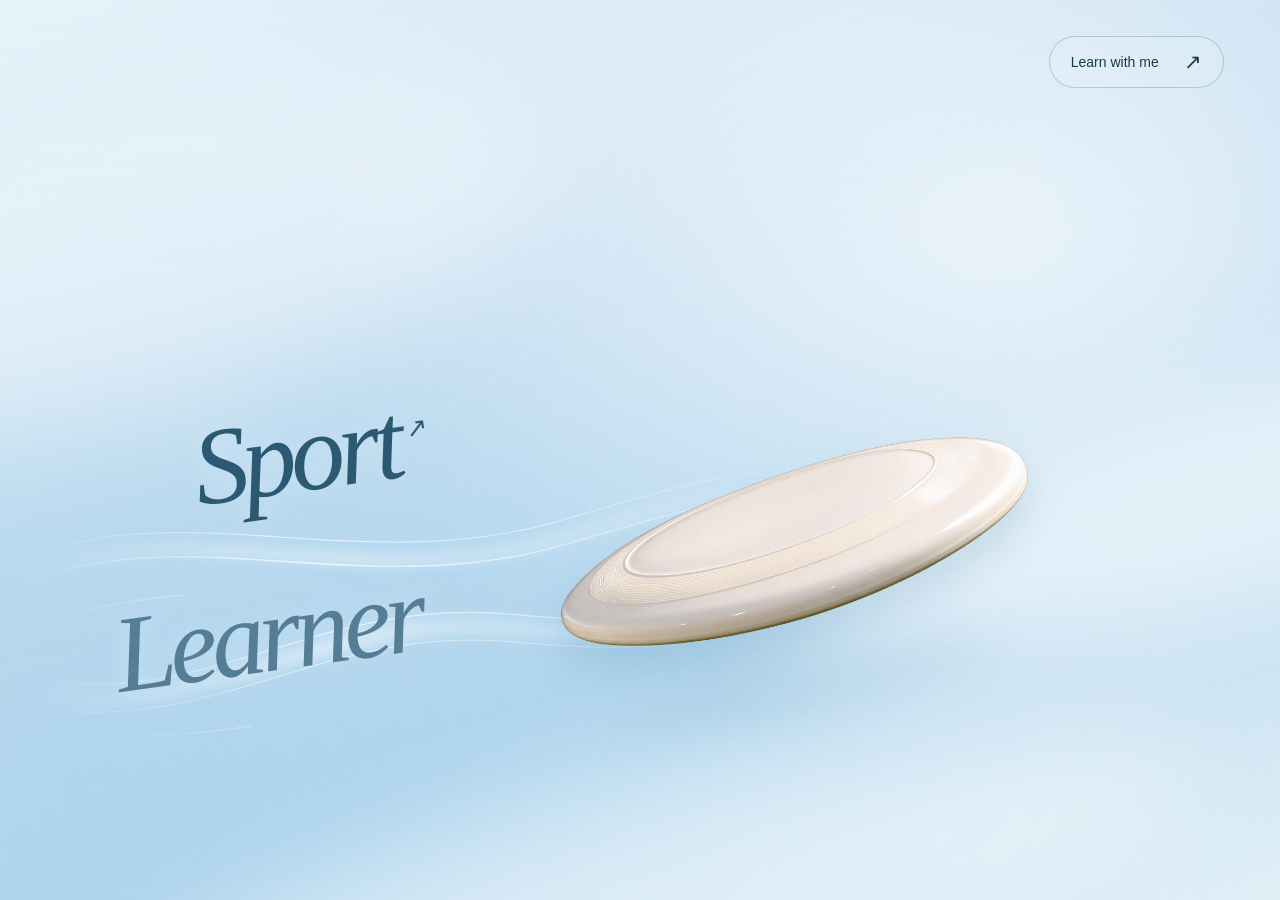
<file: index.html>
<!doctype html>
<html lang="en">
<head>
  <meta charset="utf-8">
  <meta name="viewport" content="width=device-width,initial-scale=1">
  <meta name="description" content="Sport and Learner.">
  <meta name="theme-color" content="#cce4f4">
  <title>Sport & Learner</title>
  <link rel="stylesheet" href="styles.css?v=portrait-colors-6">
  <link rel="stylesheet" href="home-flight.css?v=13">
  <noscript><style>.flight-assembly[data-arrival="pending"]{visibility:visible}</style></noscript>
  <script src="home-flight.js?v=11" defer></script>
</head>
<body class="flight-page">
<main class="flight-home">
  <div class="sky" aria-hidden="true">
    <div class="sky__glow"></div><div class="sky__cloud sky__cloud--one"></div>
    <div class="sky__cloud sky__cloud--two"></div><div class="sky__cloud sky__cloud--three"></div>
  </div>
  <header class="flight-nav">
    <a class="flight-contact" href="learn-with-me.html"><span class="flight-contact__label">Learn with me</span><span class="flight-contact__arrow" aria-hidden="true">↗</span></a>
  </header>
  <div class="flight-stage">
    <div class="flight-assembly" data-arrival="pending">
      <div class="flight-scene">
        <div class="wind" aria-hidden="true">
          <svg class="wind__lines" viewBox="0 0 1000 500" fill="none" preserveAspectRatio="none">
            <defs><linearGradient id="wind-fade"><stop stop-color="#fff" stop-opacity="0"/><stop offset=".35" stop-color="#fff" stop-opacity=".75"/><stop offset="1" stop-color="#fff" stop-opacity="0"/></linearGradient></defs>
            <g stroke="url(#wind-fade)" stroke-linecap="round">
              <path class="wind__ribbon" d="M0 155 C200 80 390 240 630 190 S860 145 1000 225" stroke-width="16"/>
              <path d="M0 130 C200 55 390 215 630 165 S860 120 1000 200" stroke-width="1.5"/>
              <path d="M0 165 C200 90 390 250 630 200 S860 155 1000 235" stroke-width="2"/>
              <path class="wind__ribbon" d="M0 320 C220 390 340 250 560 310 S810 330 1000 260" stroke-width="22"/>
              <path d="M0 300 C220 370 340 230 560 290 S810 310 1000 240" stroke-width="1.5"/>
              <path d="M0 340 C220 410 340 270 560 330 S810 350 1000 280" stroke-width="1"/>
              <path class="wind__streak" d="M30 220 C260 160 470 300 800 230" stroke-width="2"/>
              <path class="wind__streak wind__streak--second" d="M90 390 C290 440 540 340 900 305" stroke-width="2"/>
            </g>
          </svg>
        </div>
        <div class="wind-words">
          <a class="wind-word wind-word--sport" href="sport.html"><span class="wind-word__label"><span class="wind-word__whole">Sport</span></span><span class="wind-word__arrow" aria-hidden="true">↗</span></a>
          <span class="wind-word wind-word--learner"><span class="wind-word__label"><span class="wind-word__whole">Learner</span></span></span>
        </div>
        <div class="disc-shadow" aria-hidden="true"></div>
        <div class="flight-disc">
          <img class="flight-disc__image" src="assets/frisbee-flight.png" alt="Ivory white frisbee tilted to reveal its top" draggable="false" fetchpriority="high">
          <!-- A transparent full-body portrait can be placed here later. Its feet anchor to the top of the disc. -->
          <span class="flight-rider" aria-hidden="true"></span>
        </div>
      </div>
    </div>
  </div>
</main>
</body>
</html>
</file>
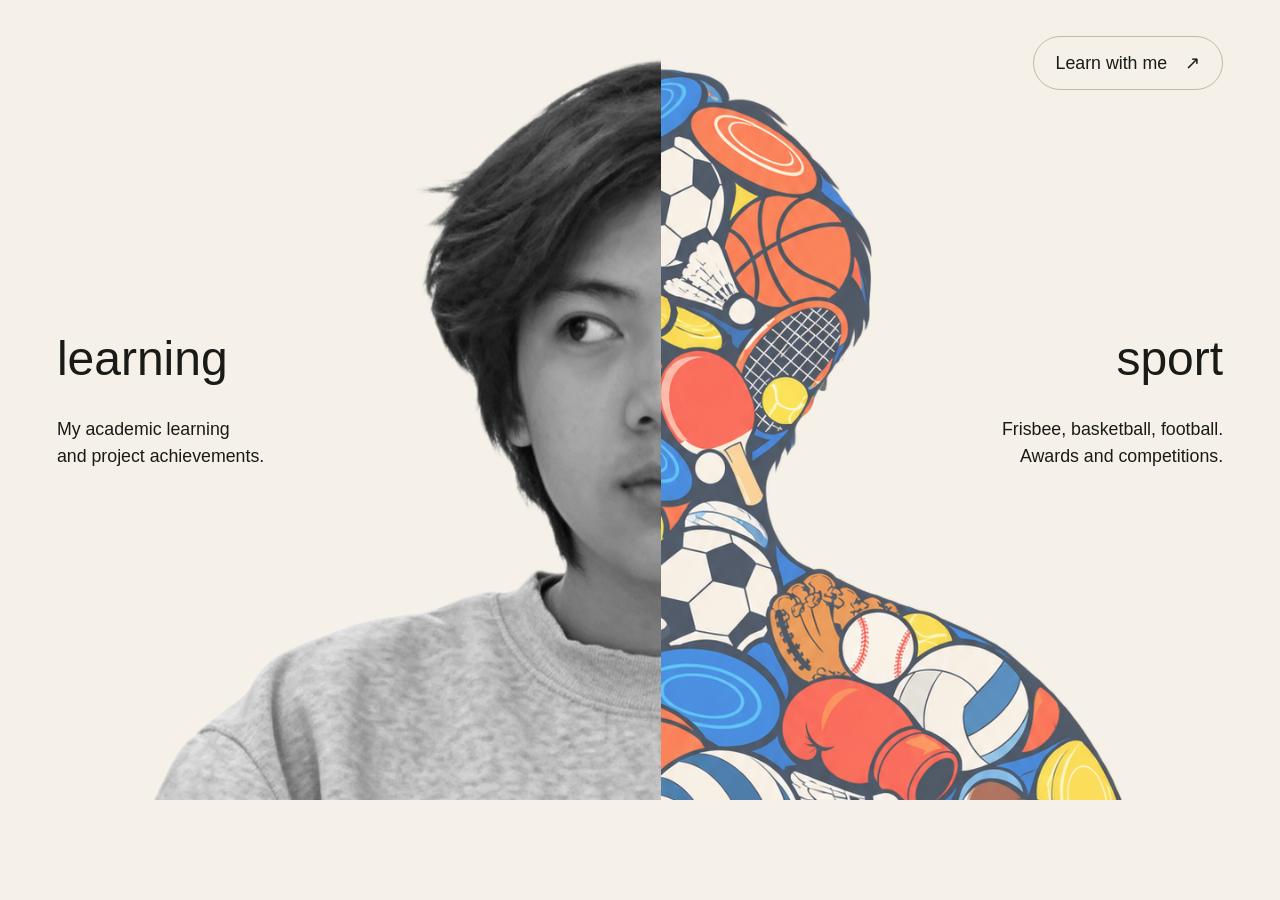
<file: learner-sport-html/index.html>
<!doctype html>
<html lang="en"><head><meta charset="utf-8"><meta name="viewport" content="width=device-width,initial-scale=1"><meta name="description" content="A personal portfolio of learning, sport and achievements."><title>Learner · Sport</title><link rel="stylesheet" href="styles.css?v=portrait-direct-5"><script src="../home-portrait.js?v=5" defer></script></head><body>
<main class="page home" data-figma-node="89:2"><h1 class="visually-hidden">Learner · Sport</h1>
<img class="home__portrait-right" src="assets/image-1.png" alt="Right half of a portrait filled with colorful sports equipment" width="543" height="900">
<img class="home__portrait-left" src="assets/image-2.png" alt="Left half of a black and white portrait" width="696" height="900">
<div class="home__portrait-stage" aria-hidden="true">
  <div class="home__portrait-scene home__portrait-scene--sport"><img class="home__portrait-full" src="../assets/portrait-sport.png" alt="" width="1086" height="1448"></div>
  <div class="home__portrait-scene home__portrait-scene--learning"><img class="home__portrait-full" src="../assets/portrait-learning.png" alt="" width="1344" height="1792"></div>
</div>
<div class="home__labels"><section class="home__label home__label--learning" tabindex="0" aria-label="Learning"><h2 class="home__heading">learning</h2><p class="home__description">My academic learning<br>and project achievements.</p></section><a class="home__label home__label--sport" href="sport.html"><h2 class="home__heading">sport</h2><p class="home__description">Frisbee, basketball, football.<br>Awards and competitions.</p></a></div>
<a class="home__help-link" href="learn-with-me.html">Learn with me <span aria-hidden="true">↗</span></a>
</main></body></html>
</file>
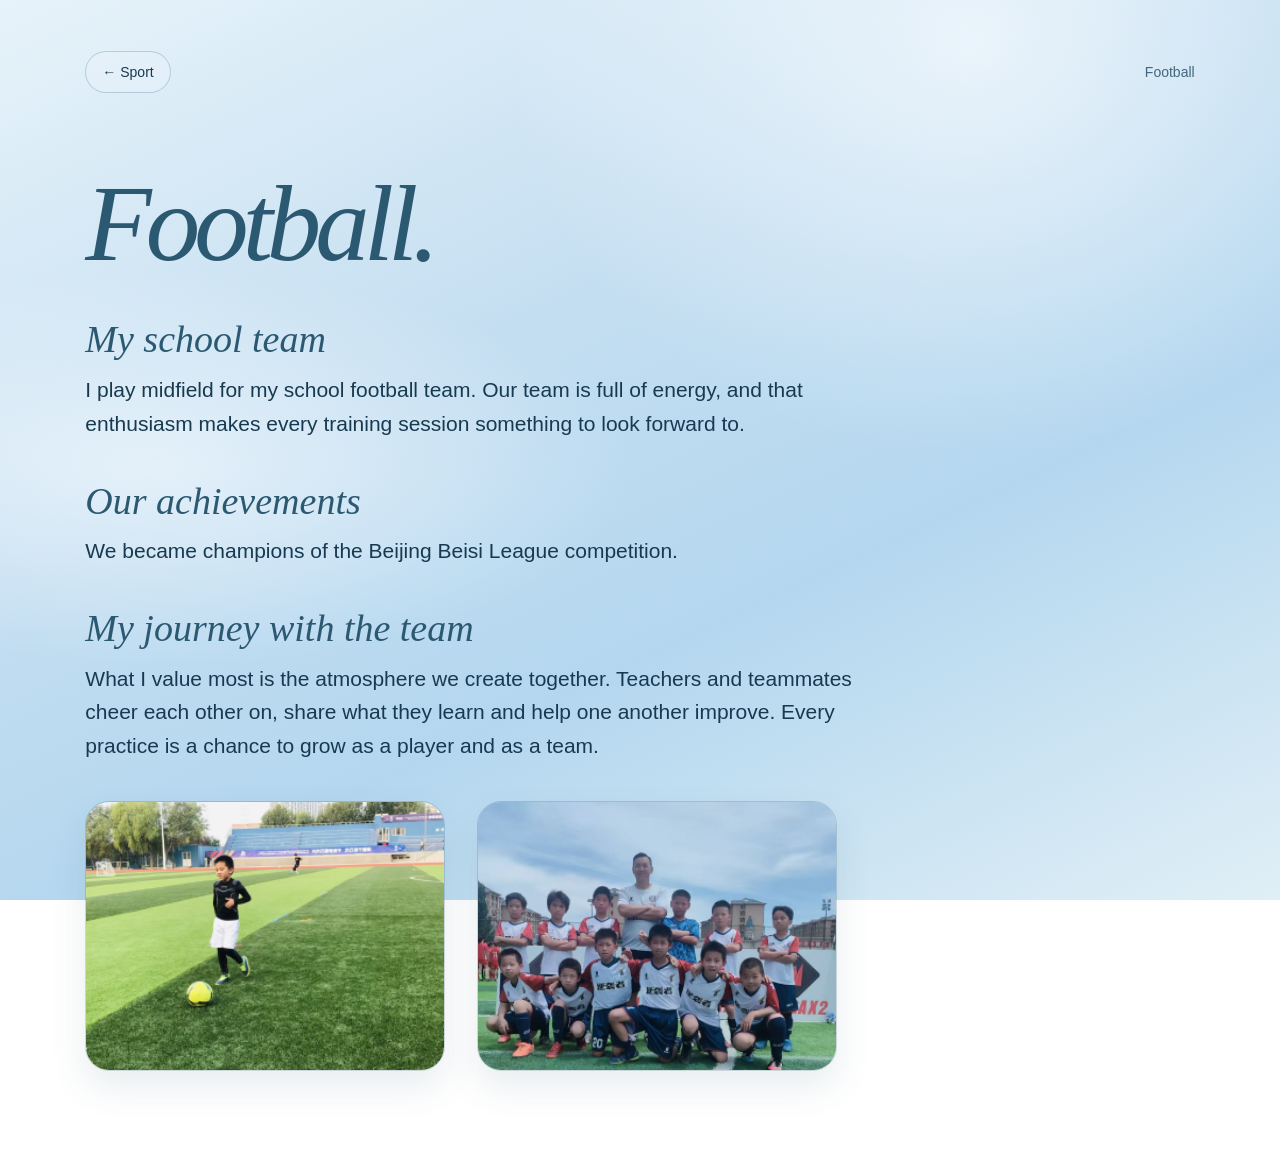
<file: football.html>
<!doctype html>
<html lang="en"><head><meta charset="utf-8"><meta name="viewport" content="width=device-width,initial-scale=1"><title>Football · Sport</title><link rel="stylesheet" href="styles.css"></head><body><main class="page football" data-figma-node="89:50"><nav class="nav" aria-label="Back navigation"><a href="sport.html">← Sport</a><span>Football</span></nav><div class="football__content"><h1 class="title">Football.</h1><section class="section"><h2 class="section-title">My school team</h2><p class="copy">I play midfield for my school football team. Our team is full of energy, and that enthusiasm makes every training session something to look forward to.</p></section><section class="section"><h2 class="section-title">Our achievements</h2><p class="copy">We became champions of the Beijing Beisi League competition.</p></section><section class="section"><h2 class="section-title">My journey with the team</h2><p class="copy">What I value most is the atmosphere we create together. Teachers and teammates cheer each other on, share what they learn and help one another improve. Every practice is a chance to grow as a player and as a team.</p></section><div class="football__photos"><figure class="football__solo"><img src="assets/image-6.png" width="307" height="230" alt="Practicing football on the school pitch"></figure><figure class="football__team"><img src="assets/image-7.png" width="360" height="252" alt="School football team group photo"></figure></div></div></main></body></html>
</file>
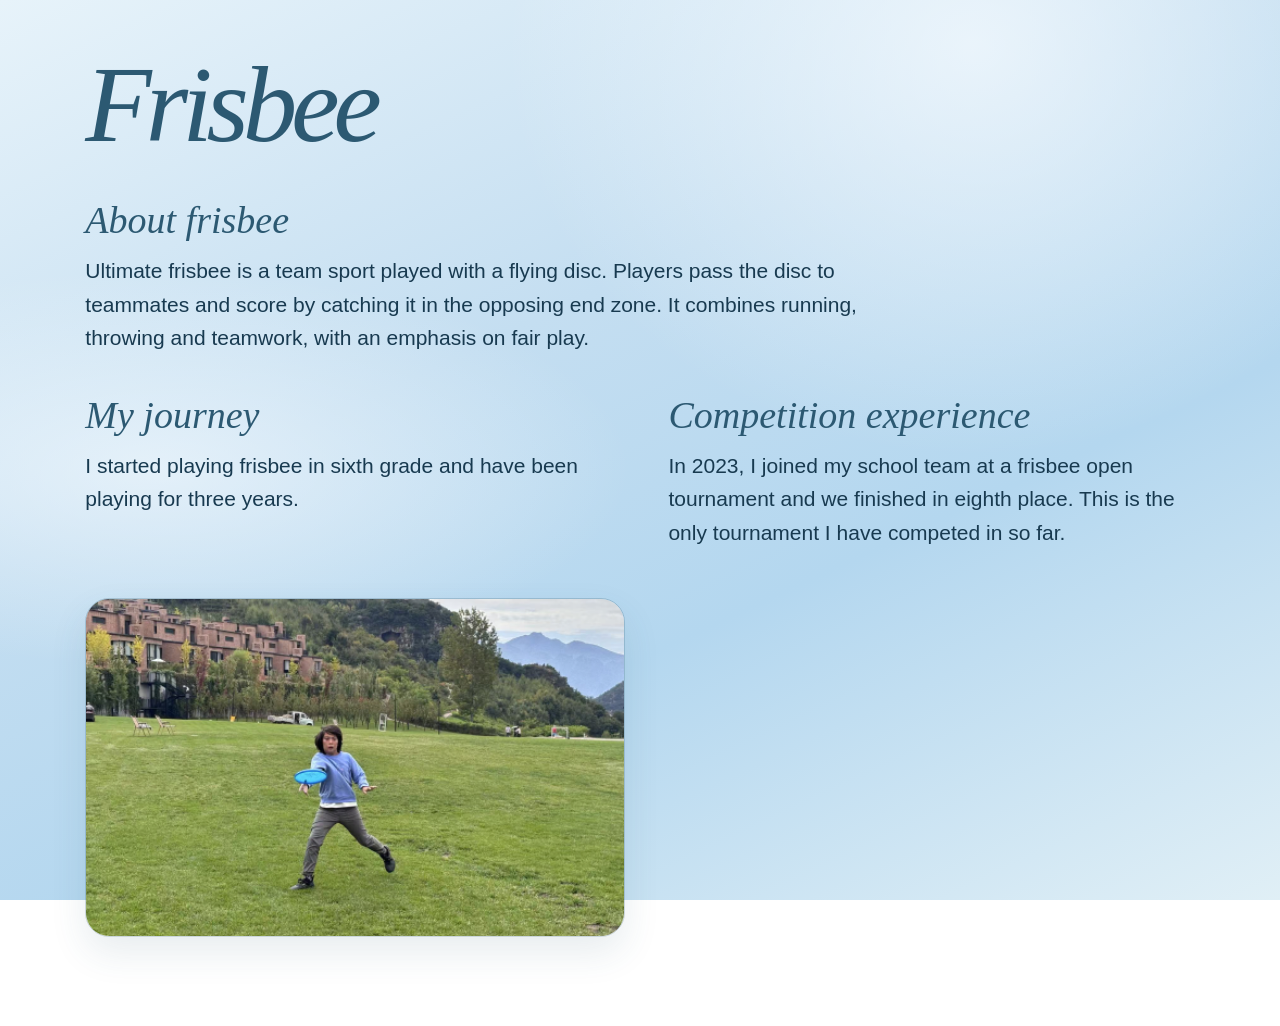
<file: frisbee.html>
<!doctype html>
<html lang="en"><head><meta charset="utf-8"><meta name="viewport" content="width=device-width,initial-scale=1"><title>Frisbee · Sport</title><link rel="stylesheet" href="styles.css"></head><body><main class="page frisbee" data-figma-node="89:15"><div class="frisbee__content"><h1 class="title">Frisbee</h1><section class="section frisbee__about"><h2 class="section-title">About frisbee</h2><p class="copy">Ultimate frisbee is a team sport played with a flying disc. Players pass the disc to teammates and score by catching it in the opposing end zone. It combines running, throwing and teamwork, with an emphasis on fair play.</p></section><div class="frisbee__columns"><section class="section"><h2 class="section-title">My journey</h2><p class="copy">I started playing frisbee in sixth grade and have been playing for three years.</p></section><section class="section"><h2 class="section-title">Competition experience</h2><p class="copy">In 2023, I joined my school team at a frisbee open tournament and we finished in eighth place. This is the only tournament I have competed in so far.</p></section></div></div><figure class="frisbee__photo"><img src="assets/image-4.png" width="495" height="311" alt="Playing frisbee on a green field"></figure></main></body></html>
</file>
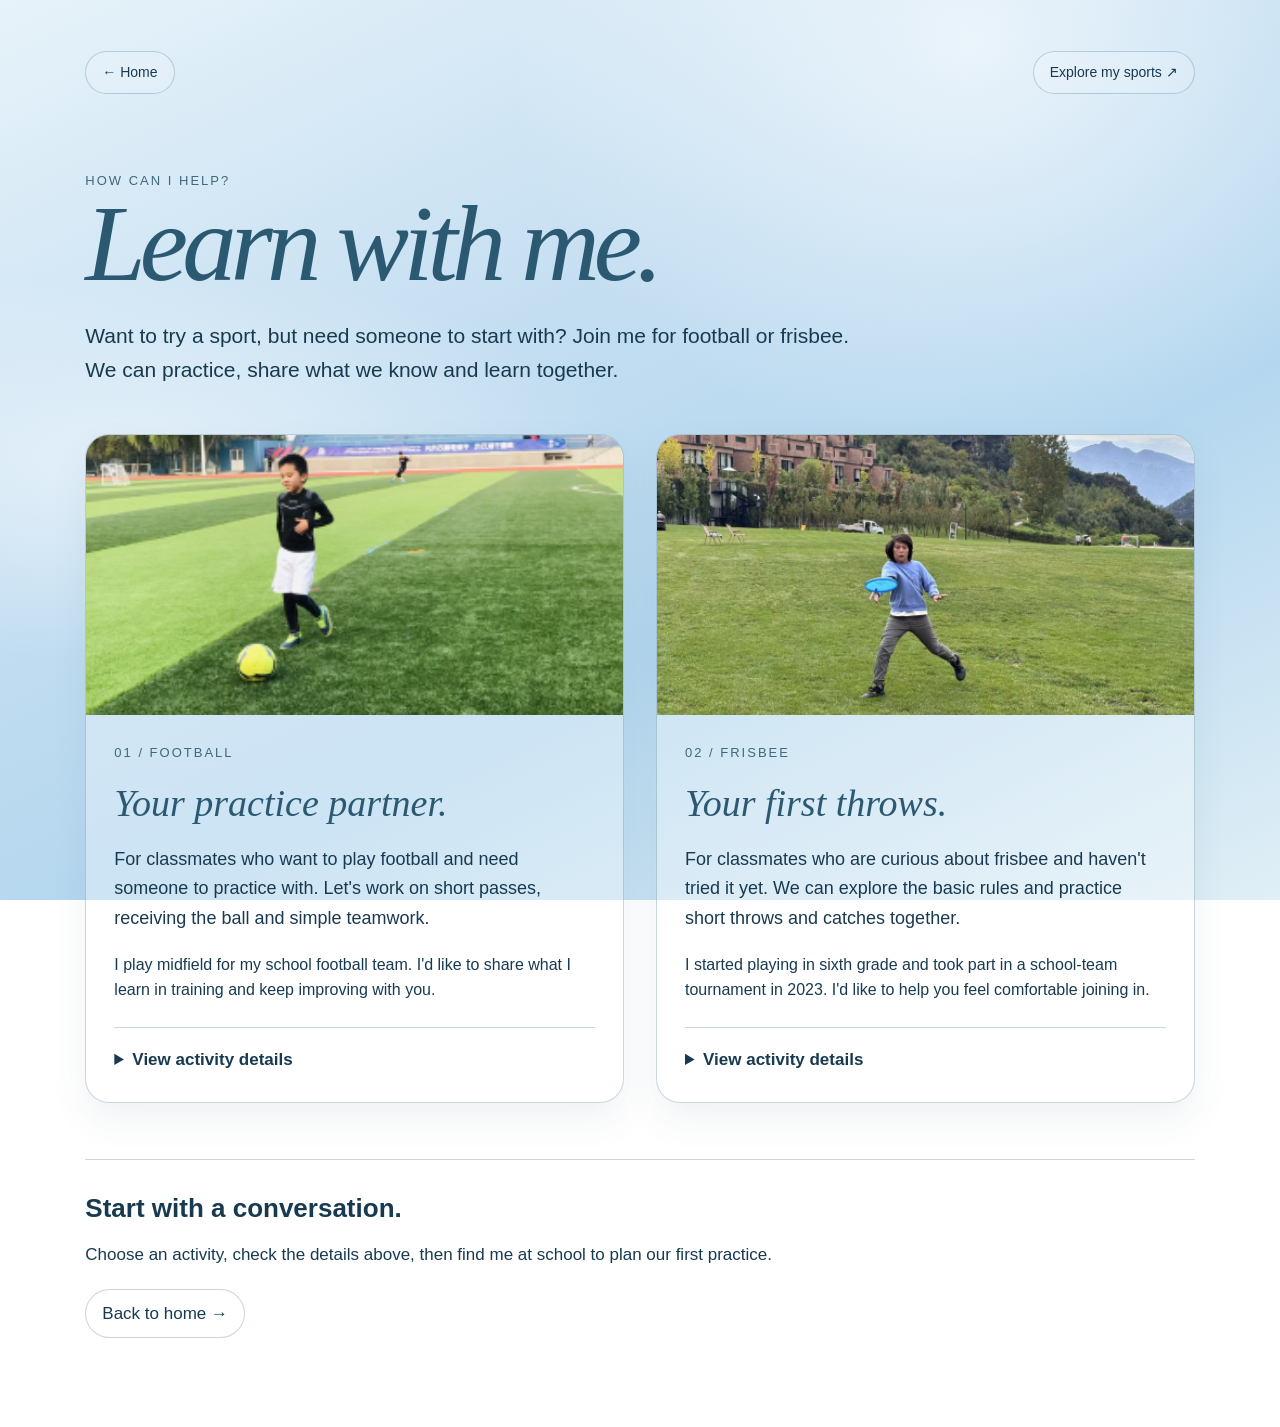
<file: learn-with-me.html>
<!doctype html>
<html lang="en">
<head>
  <meta charset="utf-8">
  <meta name="viewport" content="width=device-width,initial-scale=1">
  <meta name="description" content="Learn with me: a football practice partner and a friendly introduction to frisbee. Find out what we can do together and how to start.">
  <title>Learn with me · Learner</title>
  <link rel="stylesheet" href="styles.css">
</head>
<body>
<main class="page help">
  <nav class="help__nav" aria-label="Main navigation"><a href="index.html">← Home</a><a href="sport.html">Explore my sports ↗</a></nav>
  <header class="help__header">
    <p class="help__eyebrow">HOW CAN I HELP?</p>
    <h1 class="title">Learn with me.</h1>
    <p class="help__intro">Want to try a sport, but need someone to start with? Join me for football or frisbee. We can practice, share what we know and learn together.</p>
  </header>
  <div class="help__grid">
    <article class="help-card">
      <img class="help-card__image" src="assets/image-6.png" width="307" height="230" alt="Practicing football on the school pitch">
      <div class="help-card__body">
        <p class="help__eyebrow">01 / FOOTBALL</p>
        <h2 class="section-title">Your practice partner.</h2>
        <p>For classmates who want to play football and need someone to practice with. Let's work on short passes, receiving the ball and simple teamwork.</p>
        <p class="help-card__experience">I play midfield for my school football team. I'd like to share what I learn in training and keep improving with you.</p>
        <details class="help-details">
          <summary>View activity details</summary>
          <div class="help-details__content">
            <h3>What we can do</h3>
            <p>Start with a warm-up, practice short passes and first touches, then try a simple passing challenge together. We can adjust the practice to your experience.</p>
            <h3>Suggested session</h3>
            <p>About 30 minutes, with the time and school pitch availability agreed together beforehand. This is a proposed plan, with no fixed weekly schedule yet.</p>
            <h3>How to start</h3>
            <p>Find me at school and say, “I'd like to practice football with you.” Tell me what you want to try and when you're free. We'll confirm a time and place together.</p>
            <a class="help-details__link" href="football.html">Read about my football experience →</a>
          </div>
        </details>
      </div>
    </article>
    <article class="help-card">
      <img class="help-card__image" src="assets/image-4.png" width="495" height="311" alt="Playing frisbee on a green field">
      <div class="help-card__body">
        <p class="help__eyebrow">02 / FRISBEE</p>
        <h2 class="section-title">Your first throws.</h2>
        <p>For classmates who are curious about frisbee and haven't tried it yet. We can explore the basic rules and practice short throws and catches together.</p>
        <p class="help-card__experience">I started playing in sixth grade and took part in a school-team tournament in 2023. I'd like to help you feel comfortable joining in.</p>
        <details class="help-details">
          <summary>View activity details</summary>
          <div class="help-details__content">
            <h3>What we can do</h3>
            <p>Go over the basic rules, try short-distance throws and catches, and practice passing with a partner. If more classmates join, we can try a small group activity.</p>
            <h3>Suggested session</h3>
            <p>About 30 minutes. We'll agree on a time and a suitable open space at school, and check that a disc is available. This is a proposed plan, with no fixed weekly schedule yet.</p>
            <h3>How to start</h3>
            <p>Find me at school and say, “I'd like to try frisbee.” No experience is needed. Let me know when you're free so we can arrange a first practice.</p>
            <a class="help-details__link" href="frisbee.html">Read about my frisbee experience →</a>
          </div>
        </details>
      </div>
    </article>
  </div>
  <footer class="help__footer"><p>Start with a conversation.</p><p>Choose an activity, check the details above, then find me at school to plan our first practice.</p><a href="index.html">Back to home →</a></footer>
</main>
</body>
</html>
</file>
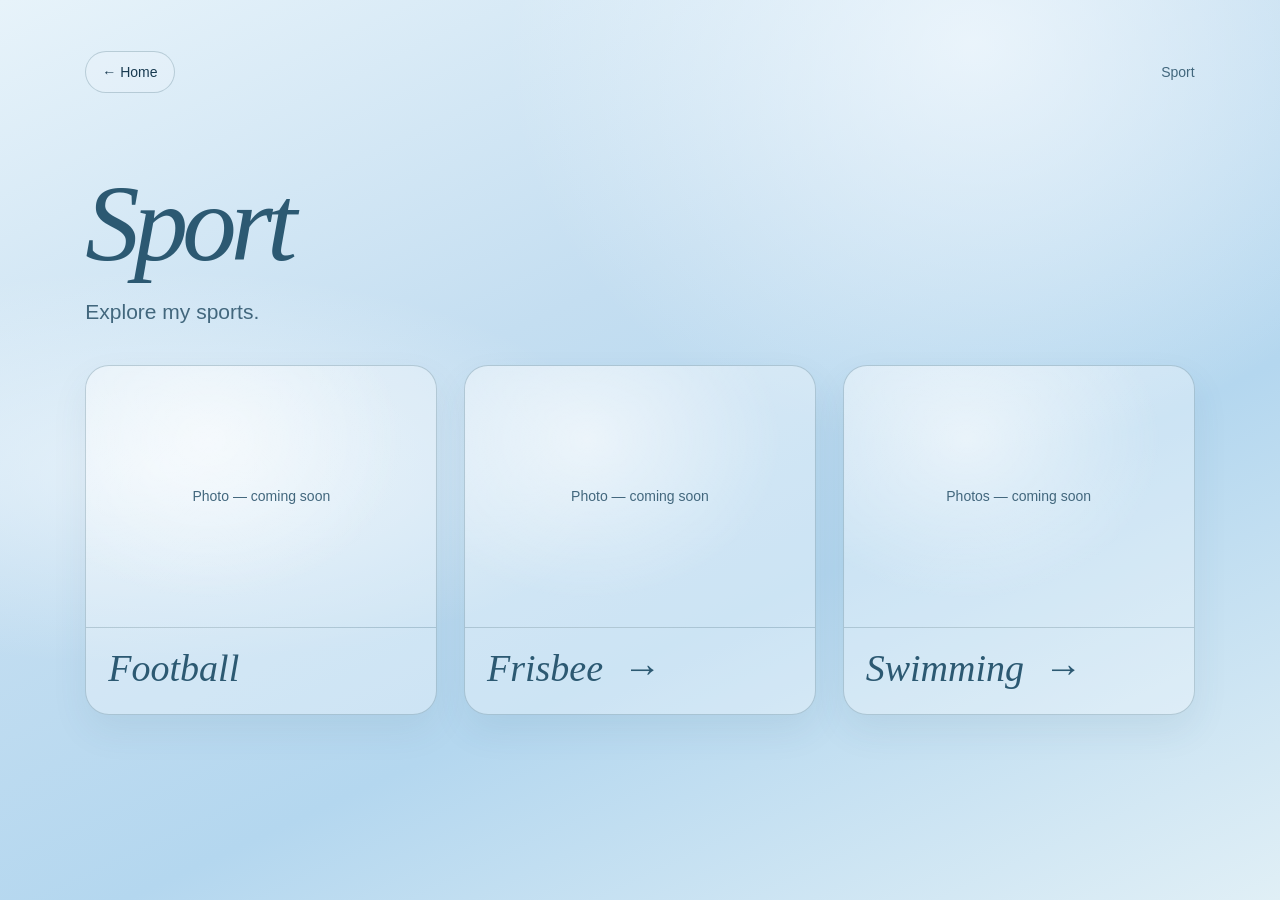
<file: sport.html>
<!doctype html>
<html lang="en"><head><meta charset="utf-8"><meta name="viewport" content="width=device-width,initial-scale=1"><title>Sport · Learner</title><link rel="stylesheet" href="styles.css"></head><body><main class="page catalog" data-figma-node="89:30"><nav class="nav" aria-label="Back navigation"><a href="index.html">← Home</a><span>Sport</span></nav><h1 class="title">Sport</h1><p class="catalog__intro">Explore my sports.</p><div class="catalog__grid"><a href="football.html" class="sport-card"><div class="sport-card__photo">Photo — coming soon</div><h2 class="sport-card__title">Football</h2></a><a href="frisbee.html" class="sport-card"><div class="sport-card__photo">Photo — coming soon</div><h2 class="sport-card__title">Frisbee&nbsp; →</h2></a><a href="swimming.html" class="sport-card"><div class="sport-card__photo">Photos — coming soon</div><h2 class="sport-card__title">Swimming&nbsp; →</h2></a></div></main></body></html>
</file>
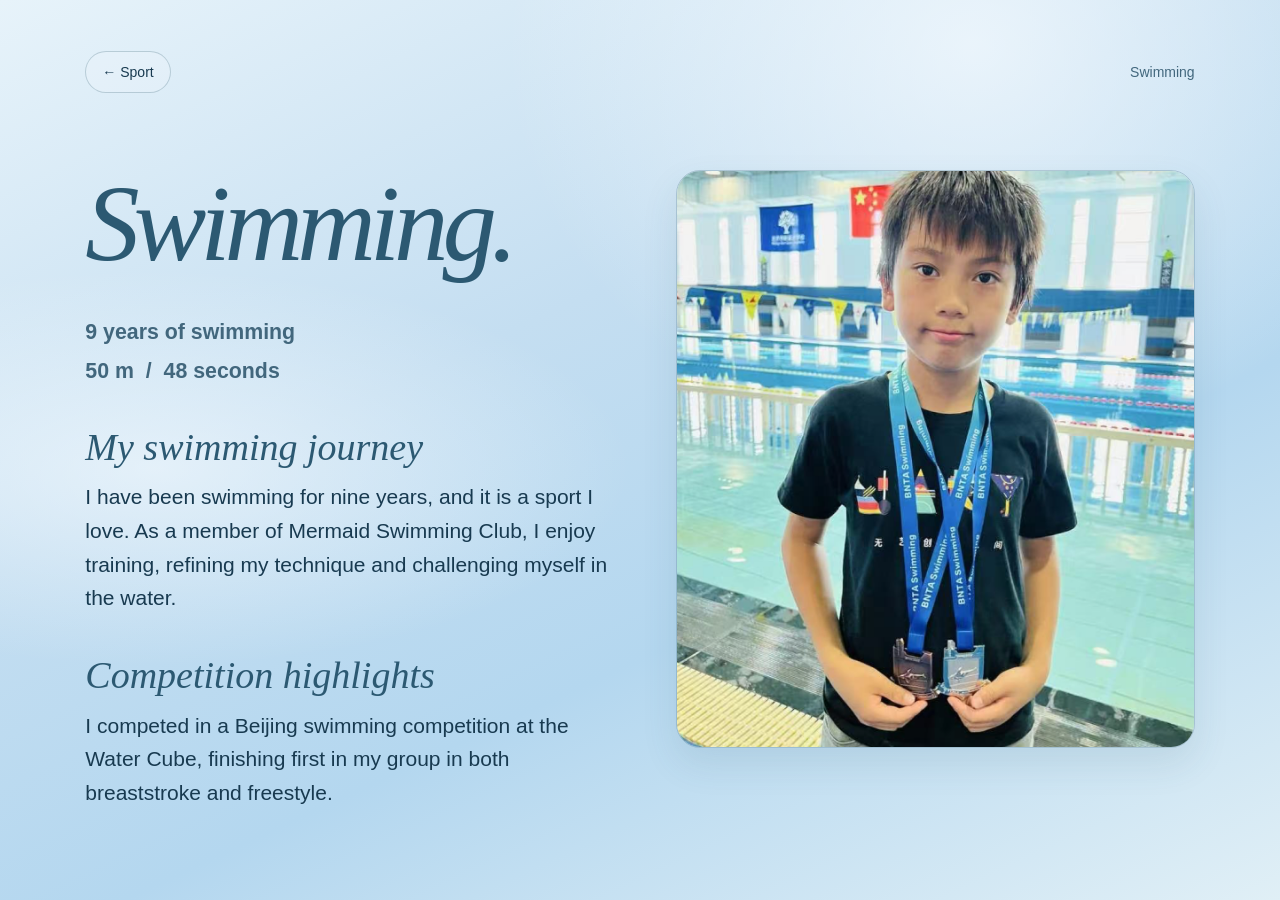
<file: swimming.html>
<!doctype html>
<html lang="en"><head><meta charset="utf-8"><meta name="viewport" content="width=device-width,initial-scale=1"><title>Swimming · Sport</title><link rel="stylesheet" href="styles.css"></head><body><main class="page swimming" data-figma-node="89:68"><nav class="nav nav--inline" aria-label="Back navigation"><a href="sport.html">← Sport</a><span>Swimming</span></nav><div class="swimming__grid"><div class="swimming__text"><h1 class="title">Swimming.</h1><div class="swimming__stats"><p>9 years of swimming</p><p>50 m&nbsp; /&nbsp; 48 seconds</p></div><section class="section"><h2 class="section-title">My swimming journey</h2><p class="copy">I have been swimming for nine years, and it is a sport I love. As a member of Mermaid Swimming Club, I enjoy training, refining my technique and challenging myself in the water.</p></section><section class="section"><h2 class="section-title">Competition highlights</h2><p class="copy">I competed in a Beijing swimming competition at the Water Cube, finishing first in my group in both breaststroke and freestyle.</p></section></div><figure class="swimming__photo"><img src="assets/image-5.png" width="584" height="650" alt="Swimming competition medals at the Water Cube pool"></figure></div></main></body></html>
</file>
<file: styles.css>
:root{--paper:#f5f1e8;--ink:#1a1a17;--border:#c2baab;--page-width:1440px;--gutter:96px}*{box-sizing:border-box}html{background:var(--paper);color:var(--ink);font-family:Inter,Arial,Helvetica,sans-serif}body{margin:0}a{color:inherit;text-decoration:none}a:focus-visible{outline:2px solid currentColor;outline-offset:8px}a:hover{text-decoration:underline;text-underline-offset:6px}h1,h2,p,figure{margin:0}img{display:block;max-width:100%}.page{position:relative;max-width:var(--page-width);min-height:900px;margin:auto;background:var(--paper)}.nav{position:absolute;top:48px;left:96px;right:96px;display:flex;justify-content:space-between;align-items:flex-start;gap:32px;font-size:20px;line-height:1.45;z-index:5}.nav--inline{justify-content:flex-start}.title{font-size:88px;font-weight:600;letter-spacing:-1.5px;line-height:1.45}.section-title{font-size:26px;font-weight:600;line-height:1.45}.copy{font-size:21px;font-weight:400;line-height:1.45}.section{display:flex;flex-direction:column;gap:10px}.home{height:900px;min-height:0;overflow:hidden}.home__labels{position:absolute;left:64px;right:64px;top:180px;height:540px;display:flex;justify-content:space-between;align-items:center;z-index:2;pointer-events:none}.home__label{width:300px;display:flex;flex-direction:column;gap:16px;pointer-events:auto}.home__label--sport{text-align:right}.home__heading{font-size:54px;font-weight:400;line-height:normal;height:80px}.home__description{font-size:20px;line-height:1.5}.catalog{padding:140px var(--gutter) 90px}.catalog__intro{margin:24px 0;font-size:22px;line-height:normal}.catalog__grid{display:grid;grid-template-columns:repeat(3,minmax(0,1fr));gap:30px}.sport-card{display:flex;flex-direction:column;gap:20px}.sport-card__photo{height:360px;border:1px solid var(--border);display:flex;align-items:center;justify-content:center;font-size:18px;line-height:1.45}.sport-card__title{font-size:34px;line-height:1.45;font-weight:600}.football{padding:80px var(--gutter) 42px}.football__content{display:flex;flex-direction:column;gap:26px}.football__photos{height:252px;display:flex;align-items:center;justify-content:center;gap:32px}.football__solo{width:307px;height:230px}.football__team{width:360px;height:252px}.football__photos img{width:100%;height:100%;object-fit:cover}.swimming{padding:115px var(--gutter) 90px}.swimming__grid{display:grid;grid-template-columns:600px 584px;gap:64px;align-items:start}.swimming__text{display:flex;flex-direction:column;gap:24px}.swimming__stats{display:flex;flex-direction:column;gap:8px;font-size:24px;line-height:1.45;font-weight:600}.swimming__photo{width:584px;height:650px;border:1px solid var(--border);overflow:hidden}.swimming__photo img{width:100%;height:100%;object-fit:cover}.frisbee{height:900px;min-height:0;overflow:hidden;padding:120px var(--gutter) 0}.frisbee__content{display:flex;flex-direction:column;gap:32px}.frisbee .title{line-height:1.5}.frisbee__about .section-title{font-size:24px;line-height:1.5}.frisbee__about .copy{font-size:20px;line-height:1.5}.frisbee__columns{display:grid;grid-template-columns:repeat(2,minmax(0,1fr));gap:64px;height:160px;overflow:hidden}.frisbee__columns .section{gap:16px}.frisbee__columns .section-title{font-size:30px;line-height:1.5}.frisbee__columns .copy{font-size:22px;line-height:1.5}.frisbee__photo{position:absolute;left:96px;top:574px;width:495px;height:311px}.frisbee__photo img{width:100%;height:100%;object-fit:cover}.visually-hidden{position:absolute;width:1px;height:1px;padding:0;margin:-1px;overflow:hidden;clip:rect(0,0,0,0);white-space:nowrap;border:0}
@media(min-width:761px) and (max-width:1439px){:root{--gutter:6.666667vw}.page{min-height:62.5vw}.nav{top:3.333333vw;left:6.666667vw;right:6.666667vw;font-size:1.388889vw;gap:2.222222vw}.title{font-size:6.111111vw;letter-spacing:-.104167vw}.section-title{font-size:1.805556vw}.copy{font-size:1.458333vw}.section{gap:.694444vw}.home{height:62.5vw}.home__labels{left:4.444444vw;right:4.444444vw;top:12.5vw;height:37.5vw}.home__label{width:20.833333vw;gap:1.111111vw}.home__heading{font-size:3.75vw;height:5.555556vw}.home__description{font-size:1.388889vw}.catalog{padding-top:9.722222vw}.catalog__intro{margin:1.666667vw 0;font-size:1.527778vw}.catalog__grid{gap:2.083333vw}.sport-card{gap:1.388889vw}.sport-card__photo{height:25vw;font-size:1.25vw}.sport-card__title{font-size:2.361111vw}.football{padding-top:5.555556vw}.football__content{gap:1.805556vw}.football__photos{height:17.5vw;gap:2.222222vw}.football__solo{width:21.319444vw;height:15.972222vw}.football__team{width:25vw;height:17.5vw}.swimming{padding-top:7.986111vw}.swimming__grid{grid-template-columns:minmax(0,600fr) minmax(0,584fr);gap:4.444444vw}.swimming__text{gap:1.666667vw}.swimming__stats{font-size:1.666667vw;gap:.555556vw}.swimming__photo{width:100%;height:45.138889vw}.frisbee{height:62.5vw;padding-top:8.333333vw}.frisbee__content{gap:2.222222vw}.frisbee__about .section-title{font-size:1.666667vw}.frisbee__about .copy{font-size:1.388889vw}.frisbee__columns{gap:4.444444vw;height:11.111111vw}.frisbee__columns .section{gap:1.111111vw}.frisbee__columns .section-title{font-size:2.083333vw}.frisbee__columns .copy{font-size:1.527778vw}.frisbee__photo{left:6.666667vw;top:39.861111vw;width:34.375vw;height:21.597222vw}}
@media(max-width:760px){:root{--gutter:24px}.page{min-height:100svh}.nav{position:relative;inset:auto;padding-top:24px;font-size:16px;margin-bottom:30px}.title{font-size:clamp(44px,11vw,70px);letter-spacing:-1px;line-height:1.2}.section-title{font-size:23px}.copy{font-size:17px;line-height:1.55}.section{gap:9px}.catalog,.football,.swimming,.frisbee{padding:0 var(--gutter) 40px}.catalog .title{margin-top:34px}.catalog__intro{font-size:18px}.catalog__grid{grid-template-columns:1fr;gap:36px}.sport-card__photo{height:auto;aspect-ratio:396/280;font-size:16px}.sport-card__title{font-size:28px}.football__content,.swimming__text{gap:26px}.football__photos{height:auto;display:grid;grid-template-columns:1fr;gap:20px}.football__solo,.football__team{width:100%;height:auto;aspect-ratio:307/230}.football__team{aspect-ratio:360/252}.swimming__grid{grid-template-columns:1fr;gap:32px}.swimming__stats{font-size:21px}.swimming__photo{width:100%;height:auto;aspect-ratio:584/650}.frisbee{height:auto;overflow:visible;padding-top:40px}.frisbee__content{gap:28px}.frisbee__columns{grid-template-columns:1fr;height:auto;overflow:visible;gap:28px}.frisbee__about .section-title,.frisbee__columns .section-title{font-size:23px;line-height:1.45}.frisbee__about .copy,.frisbee__columns .copy{font-size:17px;line-height:1.55}.frisbee__columns .section{gap:9px}.frisbee__photo{position:relative;inset:auto;width:100%;height:auto;aspect-ratio:495/311;margin-top:30px}.home{height:100svh;min-height:650px;max-height:1000px}.home__labels{inset:30px 24px auto;height:auto;align-items:flex-start;gap:20px}.home__label{width:auto;max-width:47%;gap:8px}.home__heading{height:auto;font-size:32px}.home__description{font-size:14px;line-height:1.45}}
/* The directory title uses the design's compact, normal line-height. */
.catalog .title{line-height:normal}
/* Use the same image and geometry in the split and expanded portraits. */
.home__portrait-base{position:absolute;inset:0;pointer-events:none}
.home__portrait-base--learning{clip-path:inset(0 48.333333% 0 0)}
.home__portrait-base--sport{clip-path:inset(0 0 0 51.666667%)}
@media(max-width:760px){.home__portrait-base--learning{clip-path:inset(0 50% 0 0)}.home__portrait-base--sport{clip-path:inset(0 0 0 50%)}}
/* Reveal each fixed portrait like a scroll opening across the page. */
@property --portrait-open{syntax:"<percentage>";inherits:false;initial-value:0%}
.home__portrait-stage{position:absolute;inset:0;z-index:1;pointer-events:none;overflow:hidden}
.home__portrait-scene{position:absolute;inset:0;background:var(--paper);--portrait-open:0%;transition:--portrait-open 1100ms cubic-bezier(.65,0,.2,1);will-change:clip-path}
.home__portrait-scene--sport{clip-path:inset(0 calc(100% - var(--portrait-open)) 0 0)}
.home__portrait-scene--learning{clip-path:inset(0 0 0 calc(100% - var(--portrait-open)))}
.home__portrait-full{position:absolute;left:calc(50% - 519px);top:-440px;width:1086px;height:auto;max-width:none}
.home__portrait-scene::after{content:"";position:absolute;top:0;bottom:0;width:30px;pointer-events:none;opacity:0;transition:opacity 180ms ease 950ms}
.home__portrait-scene--sport::after{left:var(--portrait-open);transform:translateX(-100%);background:linear-gradient(to left,rgba(26,26,23,.12),transparent)}
.home__portrait-scene--learning::after{right:var(--portrait-open);transform:translateX(100%);background:linear-gradient(to right,rgba(26,26,23,.12),transparent)}
.home__portrait-scene.is-active{--portrait-open:100%;z-index:2}
.home__portrait-scene.is-backdrop{--portrait-open:100%;z-index:1;transition:none}
.home__portrait-scene.is-active::after{opacity:1;transition-delay:0ms}
.home__label--learning:focus-visible{outline:2px solid var(--ink);outline-offset:8px}
@media(min-width:761px) and (max-width:1439px){.home__portrait-full{left:13.958333vw;top:-30.555556vw;width:75.416667vw}}
@media(max-width:760px){.home__portrait-full{left:calc(50% - 380.1px);top:auto;bottom:-75.6px;width:760.2px}}
@media(prefers-reduced-motion:reduce){.home__portrait-scene,.home__portrait-scene::after{transition:none}.home__portrait-scene::after{display:none}}
/* Learn with me uses the same paper, typography and local photos as the portfolio. */
.home__help-link{position:absolute;right:64px;top:40px;z-index:3;display:inline-flex;align-items:center;gap:18px;padding:14px 22px;border:1px solid var(--border);border-radius:999px;background:var(--paper);font-size:20px;line-height:1.4;transition:background .15s ease,border-color .15s ease}.home__help-link:hover{background:#eae4d8;border-color:var(--ink);text-decoration:none}
.help{padding:48px var(--gutter) 56px}
.help__nav{display:flex;justify-content:space-between;gap:24px;font-size:18px;line-height:1.5}
.help__header{max-width:900px;margin:76px 0 48px}
.help__eyebrow{font-size:13px;letter-spacing:2px;line-height:1.5}
.help__header .title{margin:12px 0 20px;line-height:1.1}
.help__intro{max-width:750px;font-size:22px;line-height:1.6}
.help__grid{display:grid;grid-template-columns:repeat(2,minmax(0,1fr));gap:32px;align-items:start}
.help-card{border:1px solid var(--border);min-width:0}
.help-card__image{width:100%;height:280px;object-fit:cover}
.help-card__body{padding:28px;display:flex;flex-direction:column;gap:18px;font-size:18px;line-height:1.65}
.help-card__body .section-title{font-size:30px;line-height:1.25}
.help-card__experience{font-size:16px;line-height:1.6}
.help-details{border-top:1px solid var(--border);margin-top:6px}
.help-details summary{padding:18px 0 0;cursor:pointer;font-weight:600;font-size:17px}
.help-details summary:hover{text-decoration:underline;text-underline-offset:5px}
.help-details summary:focus-visible{outline:2px solid var(--ink);outline-offset:5px}
.help-details__content{padding-top:20px;display:flex;flex-direction:column;gap:10px;font-size:16px}
.help-details__content h3{font-size:17px;margin:10px 0 0}
.help-details__link{margin-top:12px;text-decoration:underline;text-underline-offset:4px}
.help__footer{border-top:1px solid var(--border);margin-top:56px;padding-top:28px;display:flex;flex-direction:column;gap:12px;font-size:17px;line-height:1.6}
.help__footer>p:first-child{font-size:26px;font-weight:600}
.help__footer a{align-self:flex-start;margin-top:8px}
@media(min-width:761px) and (max-width:1439px){.home__help-link{right:4.444444vw;top:2.777778vw;font-size:clamp(16px,1.388889vw,20px)}}
@media(max-width:760px){.home__help-link{right:24px;left:auto;top:auto;bottom:24px;padding:12px 20px;font-size:18px}.help{padding:24px 24px 40px}.help__nav{font-size:15px;gap:16px}.help__header{margin:48px 0 32px}.help__intro{font-size:18px}.help__grid{grid-template-columns:1fr;gap:28px}.help-card__image{height:auto;aspect-ratio:4/3}.help-card__body{padding:22px;font-size:17px;gap:16px}.help-card__body .section-title{font-size:27px}.help__footer{margin-top:36px}}

/* Carry the homepage sky and type into the portfolio pages. */
html:has(.page) {
  --ink: #183a50;
  --border: #315b7140;
  --sky-title: #2c5972;
  --sky-muted: #42677d;
  --sky-surface: #ffffff52;
  --sky-radius: 24px;
  background: radial-gradient(ellipse at 76% 5%, #f8fcffb3, transparent 34%),
    radial-gradient(ellipse at 12% 52%, #f8fcff99, transparent 30%),
    linear-gradient(155deg, #e7f3fa, #c4def1 38%, #b4d7ef 64%, #e0eff6);
  background-attachment: fixed;
}

.page:is(.catalog, .football, .frisbee, .swimming, .help) {
  min-height: 100svh;
  padding: clamp(28px, 4vw, 56px) var(--gutter) clamp(48px, 7vw, 96px);
  background: transparent;
}

.page .nav,
.page .help__nav {
  position: static;
  align-items: center;
  justify-content: space-between;
  gap: 12px;
  margin: 0 0 clamp(36px, 6vw, 80px);
  padding: 0;
  color: var(--sky-muted);
  font-size: 14px;
}

.page :is(.nav, .help__nav) a,
.page .help__footer a {
  display: inline-flex;
  align-items: center;
  padding: 10px 16px;
  border: 1px solid var(--border);
  border-radius: 999px;
  background: #ffffff28;
  color: var(--ink);
}

.page :is(.nav, .help__nav) a:hover,
.page .help__footer a:hover {
  background: #ffffff80;
  text-decoration: none;
}

.page :is(.title, .section-title, .sport-card__title) {
  color: var(--sky-title);
  font-family: Georgia, 'Times New Roman', serif;
  font-style: italic;
  font-weight: 400;
}

.page .title {
  margin-top: 0;
  font-size: clamp(50px, 8.5vw, 120px);
  line-height: 1;
  letter-spacing: -.055em;
}

.page :is(.section-title, .sport-card__title) {
  font-size: clamp(25px, 3vw, 38px);
  line-height: 1.2;
}

.page .copy,
.page .catalog__intro,
.page .help__intro {
  max-width: 68ch;
  font-size: clamp(17px, 1.65vw, 21px);
  line-height: 1.6;
}

.page .section {
  gap: 10px;
}

.catalog__intro {
  margin: 16px 0 36px;
  color: var(--sky-muted);
}

.sport-card,
.help-card {
  overflow: hidden;
  gap: 0;
  border: 1px solid var(--border);
  border-radius: var(--sky-radius);
  background: var(--sky-surface);
  box-shadow: 0 16px 36px #315b7114;
}

.sport-card:hover {
  background: #ffffff80;
  text-decoration: none;
}

.sport-card__photo {
  height: auto;
  aspect-ratio: 4 / 3;
  border: 0;
  border-bottom: 1px solid var(--border);
  background: radial-gradient(ellipse at 35% 28%, #ffffff8c, transparent 60%);
  color: var(--sky-muted);
  font-size: 14px;
}

.sport-card__title {
  padding: 18px 22px 22px;
}

.page :is(.football__content, .frisbee__content, .swimming__text) {
  gap: clamp(24px, 3vw, 42px);
}

.football__photos {
  height: auto;
  justify-content: flex-start;
  align-items: stretch;
  gap: clamp(16px, 3vw, 32px);
}

.football__photos figure {
  width: min(100%, 360px);
  height: auto;
  aspect-ratio: 4 / 3;
}

.page :is(.football__photos figure, .frisbee__photo, .swimming__photo) {
  overflow: hidden;
  border: 1px solid var(--border);
  border-radius: var(--sky-radius);
  box-shadow: 0 16px 36px #315b711c;
}

.page.frisbee {
  height: auto;
  overflow: visible;
}

.frisbee__columns {
  height: auto;
  overflow: visible;
}

.frisbee__photo {
  position: static;
  width: min(100%, 540px);
  height: auto;
  aspect-ratio: 495 / 311;
  margin-top: clamp(24px, 4vw, 48px);
}

.swimming__stats,
.help__eyebrow {
  color: var(--sky-muted);
}

.help__header {
  margin-top: 0;
}

@media (max-width: 760px) {
  .page .help__nav {
    flex-wrap: wrap;
  }

  .page .title {
    font-size: clamp(45px, 12vw, 72px);
  }

  .football__photos figure {
    width: 100%;
  }
}
</file>
<file: home-flight.css>
.flight-page{background:#cce4f4;color:#183a50}
.flight-home{position:relative;isolation:isolate;width:100%;height:100svh;min-height:640px;overflow:hidden;background:#cce4f4;font-family:Arial,Helvetica,sans-serif}
.sky{position:absolute;inset:0;overflow:hidden;z-index:-1;background:linear-gradient(155deg,#e7f3fa 0%,#c4def1 38%,#b4d7ef 64%,#e0eff6 100%)}
.sky__glow{position:absolute;inset:-15%;background:radial-gradient(ellipse at 72% 32%,#ffffffb3,transparent 42%),radial-gradient(ellipse at 18% 80%,#a9d2eb99,transparent 55%);filter:blur(45px)}
.sky__cloud{position:absolute;width:65vw;height:25vw;border-radius:50%;background:#ffffffa3;filter:blur(55px);transform:rotate(-15deg);pointer-events:none}
.sky__cloud--one{left:-22%;top:10%;opacity:.65}.sky__cloud--two{right:-25%;top:46%;height:15vw;opacity:.8}.sky__cloud--three{left:5%;bottom:-16%;width:90vw;height:20vw;opacity:.7}
.flight-nav{position:absolute;left:4.4%;right:4.4%;top:36px;display:flex;align-items:center;justify-content:flex-end;z-index:5}

.flight-contact{display:flex;align-items:center;gap:25px;border:1px solid #315b7140;border-radius:999px;padding:13px 21px;font-size:14px;backdrop-filter:blur(12px);background:#ffffff18}.flight-contact__arrow{font-size:21px}.flight-contact:hover{background:#ffffff5c;text-decoration:none}

.flight-stage{position:absolute;inset:0;z-index:2;pointer-events:none}
.flight-assembly{position:absolute;left:62%;top:60%;width:clamp(300px,38vw,600px);transform:translate(-50%,-50%);pointer-events:none}
.flight-assembly[data-arrival="pending"]{visibility:hidden}
.flight-assembly[data-arrival="flying"]{animation:flight-arrival 1850ms cubic-bezier(.28,.08,.23,1) both}
.flight-scene{position:relative;width:100%}
.flight-disc{position:relative}
.flight-disc__image{display:block;width:100%;height:auto;pointer-events:none;filter:drop-shadow(0 22px 18px #40799729);user-select:none;-webkit-user-drag:none}
.flight-rider{position:absolute;left:50%;bottom:49%;width:48%;transform:translateX(-50%);pointer-events:none}
.flight-rider img{display:block;width:100%;height:auto}
.disc-shadow{position:absolute;left:12%;right:7%;bottom:-24%;height:17%;border-radius:50%;background:#568ca94a;filter:blur(24px);transform:rotate(-12deg);opacity:.5;pointer-events:none}
.wind{position:absolute;right:30%;top:-30%;width:180%;height:160%;pointer-events:none;transform:rotate(-7deg);transform-origin:right center}
.wind__lines{width:100%;height:100%;overflow:visible}.wind__ribbon{filter:blur(8px);opacity:.6}.wind__streak{stroke-dasharray:160 800;opacity:.7}
.wind-words{position:absolute;right:66%;top:-16%;width:126%;height:140%;transform:rotate(-8deg);pointer-events:none}
.wind-word{position:absolute;display:block;font-family:Georgia,'Times New Roman',serif;font-style:italic;font-weight:400;font-size:clamp(65px,8.5vw,142px);letter-spacing:-6px;line-height:1.05;white-space:nowrap;text-shadow:0 2px 25px #f6fcff55;transform-origin:right center;pointer-events:auto}
.wind-word--sport{top:-4%;left:17%;color:#2c5972}.wind-word--learner{top:53%;left:0;color:#557e96;pointer-events:none}
.wind-word__arrow{display:inline-block;font-family:Arial,sans-serif;font-size:.24em;font-style:normal;vertical-align:top;margin:14% 0 0 10px;letter-spacing:0}.wind-word--sport:hover{text-decoration:none}
@keyframes flight-arrival{
  from{transform:translate(-50%,-50%) translate(-22vw,-27svh) scale(.16) rotate(-9deg);opacity:.25;filter:blur(2px)}
  to{transform:translate(-50%,-50%) translate(0,0) scale(1) rotate(0);opacity:1;filter:blur(0)}
}
@media(min-width:1800px){.flight-assembly{width:32vw;max-width:760px}.wind-word{font-size:8vw}}
@media(max-width:760px){.flight-home{min-height:580px}.flight-nav{left:24px;right:24px;top:24px}.flight-contact{font-size:12px;gap:12px;padding:10px 15px}.flight-assembly{width:72vw;min-width:250px;left:60%;top:63%}.wind{right:14%;top:-68%;width:145%;height:210%;transform:rotate(8deg)}.wind-words{right:26%;top:-45%;width:103%;height:145%;transform:rotate(-8deg)}.wind-word{font-size:clamp(58px,15vw,105px);letter-spacing:-4px}.wind-word--sport{left:4%;top:-8%}.wind-word--learner{top:45%;left:-8%}.sky__cloud{filter:blur(30px);height:60vw;width:120vw}.sky__cloud--two{right:-65%;top:47%}.sky__cloud--three{bottom:-10%;left:-10%;height:45vw}}
@media(prefers-reduced-motion:reduce){.flight-home *,.flight-home *::before,.flight-home *::after{animation:none!important;transition:none!important}}

/* Start the wake once the entrance has finished. */
.flight-assembly:not([data-arrival]) .flight-scene {
  animation: disc-float 5.8s ease-in-out infinite;
}

.flight-assembly:not([data-arrival]) .wind {
  animation: wind-wave 4.8s ease-in-out infinite;
}

.flight-assembly:not([data-arrival]) .wind__streak {
  animation: wind-stream 5s linear infinite;
}

.flight-assembly:not([data-arrival]) .wind__streak--second {
  animation-delay: 1.5s;
  animation-duration: 6s;
}

.flight-assembly:not([data-arrival]) .wind-word {
  animation: word-wave 6s ease-in-out infinite;
}

.flight-assembly:not([data-arrival]) .wind-word--learner {
  animation-delay: 2.2s;
}

@keyframes disc-float {
  0%, 100% { transform: translateY(0); }
  50% { transform: translateY(-22px); }
}

.flight-assembly:not([data-arrival]) .flight-disc {
  pointer-events: auto;
  touch-action: none;
  cursor: grab;
  transition: transform 520ms cubic-bezier(.18, .75, .24, 1);
}

.flight-assembly:not([data-arrival]) .flight-scene:is([data-dragging], [data-launching]) {
  animation-play-state: paused;
}

.flight-assembly:not([data-arrival]) .flight-scene[data-dragging] .flight-disc {
  cursor: grabbing;
  transition: none;
}

.flight-assembly:not([data-arrival]) .flight-scene[data-launching] :is(.flight-disc, .wind-word) {
  pointer-events: none;
}

@keyframes wind-wave {
  0%, 100% { rotate: 0deg; scale: 1; }
  50% { rotate: 4deg; scale: 1 1.1; }
}

@keyframes wind-stream {
  from { stroke-dashoffset: 0; }
  to { stroke-dashoffset: 960; }
}

@keyframes word-wave {
  0%, 100% { transform: translate(0, 0) rotate(0deg); }
  50% { transform: translate(-12px, -9px) rotate(2deg); }
}

.flight-contact__arrow,
.wind-word__arrow {
  transition: opacity 160ms ease;
}

.wind-word__label {
  position: relative;
  display: inline-block;
}

.wind-word__shard {
  position: absolute;
  inset: -.14em;
  padding: .14em;
  pointer-events: none;
  opacity: 0;
}

.flight-scene[data-launching] .wind-word__arrow {
  opacity: 0;
}

.flight-contact__label,
.wind-word--sport {
  transform-origin: left center;
  -webkit-text-stroke: 0 currentColor;
  transition-property: scale, -webkit-text-stroke-width;
  transition-duration: 280ms;
  transition-timing-function: cubic-bezier(.22, .61, .36, 1);
}

.flight-contact:is(:hover, :focus-visible) .flight-contact__arrow,
.wind-word--sport:is(:hover, :focus-visible) .wind-word__arrow {
  opacity: 0;
}

.flight-contact:is(:hover, :focus-visible) .flight-contact__label,
.wind-word--sport:is(:hover, :focus-visible) {
  -webkit-text-stroke-width: .02em;
  scale: 1.035;
}
</file>
<file: learner-sport-html/styles.css>
:root{--paper:#f5f1e8;--ink:#1a1a17;--border:#c2baab;--page-width:1440px;--gutter:96px}*{box-sizing:border-box}html{background:var(--paper);color:var(--ink);font-family:Inter,Arial,Helvetica,sans-serif}body{margin:0}a{color:inherit;text-decoration:none}a:focus-visible{outline:2px solid currentColor;outline-offset:8px}a:hover{text-decoration:underline;text-underline-offset:6px}h1,h2,p,figure{margin:0}img{display:block;max-width:100%}.page{position:relative;max-width:var(--page-width);min-height:900px;margin:auto;background:var(--paper)}.nav{position:absolute;top:48px;left:96px;right:96px;display:flex;justify-content:space-between;align-items:flex-start;gap:32px;font-size:20px;line-height:1.45;z-index:5}.nav--inline{justify-content:flex-start}.title{font-size:88px;font-weight:600;letter-spacing:-1.5px;line-height:1.45}.section-title{font-size:26px;font-weight:600;line-height:1.45}.copy{font-size:21px;font-weight:400;line-height:1.45}.section{display:flex;flex-direction:column;gap:10px}.home{height:900px;min-height:0;overflow:hidden}.home__labels{position:absolute;left:64px;right:64px;top:180px;height:540px;display:flex;justify-content:space-between;align-items:center;z-index:2;pointer-events:none}.home__label{width:300px;display:flex;flex-direction:column;gap:16px;pointer-events:auto}.home__label--sport{text-align:right}.home__heading{font-size:54px;font-weight:400;line-height:normal;height:80px}.home__description{font-size:20px;line-height:1.5}.home__portrait-left{position:absolute;left:48px;top:0;width:696px;height:900px;max-width:none;pointer-events:none}.home__portrait-right{position:absolute;left:744px;top:0;width:543px;height:900px;max-width:none;pointer-events:none}.catalog{padding:140px var(--gutter) 90px}.catalog__intro{margin:24px 0;font-size:22px;line-height:normal}.catalog__grid{display:grid;grid-template-columns:repeat(3,minmax(0,1fr));gap:30px}.sport-card{display:flex;flex-direction:column;gap:20px}.sport-card__photo{height:360px;border:1px solid var(--border);display:flex;align-items:center;justify-content:center;font-size:18px;line-height:1.45}.sport-card__title{font-size:34px;line-height:1.45;font-weight:600}.football{padding:80px var(--gutter) 42px}.football__content{display:flex;flex-direction:column;gap:26px}.football__photos{height:252px;display:flex;align-items:center;justify-content:center;gap:32px}.football__solo{width:307px;height:230px}.football__team{width:360px;height:252px}.football__photos img{width:100%;height:100%;object-fit:cover}.swimming{padding:115px var(--gutter) 90px}.swimming__grid{display:grid;grid-template-columns:600px 584px;gap:64px;align-items:start}.swimming__text{display:flex;flex-direction:column;gap:24px}.swimming__stats{display:flex;flex-direction:column;gap:8px;font-size:24px;line-height:1.45;font-weight:600}.swimming__photo{width:584px;height:650px;border:1px solid var(--border);overflow:hidden}.swimming__photo img{width:100%;height:100%;object-fit:cover}.frisbee{height:900px;min-height:0;overflow:hidden;padding:120px var(--gutter) 0}.frisbee__content{display:flex;flex-direction:column;gap:32px}.frisbee .title{line-height:1.5}.frisbee__about .section-title{font-size:24px;line-height:1.5}.frisbee__about .copy{font-size:20px;line-height:1.5}.frisbee__columns{display:grid;grid-template-columns:repeat(2,minmax(0,1fr));gap:64px;height:160px;overflow:hidden}.frisbee__columns .section{gap:16px}.frisbee__columns .section-title{font-size:30px;line-height:1.5}.frisbee__columns .copy{font-size:22px;line-height:1.5}.frisbee__photo{position:absolute;left:96px;top:574px;width:495px;height:311px}.frisbee__photo img{width:100%;height:100%;object-fit:cover}.visually-hidden{position:absolute;width:1px;height:1px;padding:0;margin:-1px;overflow:hidden;clip:rect(0,0,0,0);white-space:nowrap;border:0}
@media(min-width:761px) and (max-width:1439px){:root{--gutter:6.666667vw}.page{min-height:62.5vw}.nav{top:3.333333vw;left:6.666667vw;right:6.666667vw;font-size:1.388889vw;gap:2.222222vw}.title{font-size:6.111111vw;letter-spacing:-.104167vw}.section-title{font-size:1.805556vw}.copy{font-size:1.458333vw}.section{gap:.694444vw}.home{height:62.5vw}.home__labels{left:4.444444vw;right:4.444444vw;top:12.5vw;height:37.5vw}.home__label{width:20.833333vw;gap:1.111111vw}.home__heading{font-size:3.75vw;height:5.555556vw}.home__description{font-size:1.388889vw}.home__portrait-left{left:3.333333vw;width:48.333333vw;height:62.5vw}.home__portrait-right{left:51.666667vw;width:37.708333vw;height:62.5vw}.catalog{padding-top:9.722222vw}.catalog__intro{margin:1.666667vw 0;font-size:1.527778vw}.catalog__grid{gap:2.083333vw}.sport-card{gap:1.388889vw}.sport-card__photo{height:25vw;font-size:1.25vw}.sport-card__title{font-size:2.361111vw}.football{padding-top:5.555556vw}.football__content{gap:1.805556vw}.football__photos{height:17.5vw;gap:2.222222vw}.football__solo{width:21.319444vw;height:15.972222vw}.football__team{width:25vw;height:17.5vw}.swimming{padding-top:7.986111vw}.swimming__grid{grid-template-columns:minmax(0,600fr) minmax(0,584fr);gap:4.444444vw}.swimming__text{gap:1.666667vw}.swimming__stats{font-size:1.666667vw;gap:.555556vw}.swimming__photo{width:100%;height:45.138889vw}.frisbee{height:62.5vw;padding-top:8.333333vw}.frisbee__content{gap:2.222222vw}.frisbee__about .section-title{font-size:1.666667vw}.frisbee__about .copy{font-size:1.388889vw}.frisbee__columns{gap:4.444444vw;height:11.111111vw}.frisbee__columns .section{gap:1.111111vw}.frisbee__columns .section-title{font-size:2.083333vw}.frisbee__columns .copy{font-size:1.527778vw}.frisbee__photo{left:6.666667vw;top:39.861111vw;width:34.375vw;height:21.597222vw}}
@media(max-width:760px){:root{--gutter:24px}.page{min-height:100svh}.nav{position:relative;inset:auto;padding-top:24px;font-size:16px;margin-bottom:30px}.title{font-size:clamp(44px,11vw,70px);letter-spacing:-1px;line-height:1.2}.section-title{font-size:23px}.copy{font-size:17px;line-height:1.55}.section{gap:9px}.catalog,.football,.swimming,.frisbee{padding:0 var(--gutter) 40px}.catalog .title{margin-top:34px}.catalog__intro{font-size:18px}.catalog__grid{grid-template-columns:1fr;gap:36px}.sport-card__photo{height:auto;aspect-ratio:396/280;font-size:16px}.sport-card__title{font-size:28px}.football__content,.swimming__text{gap:26px}.football__photos{height:auto;display:grid;grid-template-columns:1fr;gap:20px}.football__solo,.football__team{width:100%;height:auto;aspect-ratio:307/230}.football__team{aspect-ratio:360/252}.swimming__grid{grid-template-columns:1fr;gap:32px}.swimming__stats{font-size:21px}.swimming__photo{width:100%;height:auto;aspect-ratio:584/650}.frisbee{height:auto;overflow:visible;padding-top:40px}.frisbee__content{gap:28px}.frisbee__columns{grid-template-columns:1fr;height:auto;overflow:visible;gap:28px}.frisbee__about .section-title,.frisbee__columns .section-title{font-size:23px;line-height:1.45}.frisbee__about .copy,.frisbee__columns .copy{font-size:17px;line-height:1.55}.frisbee__columns .section{gap:9px}.frisbee__photo{position:relative;inset:auto;width:100%;height:auto;aspect-ratio:495/311;margin-top:30px}.home{height:100svh;min-height:650px;max-height:1000px}.home__labels{inset:30px 24px auto;height:auto;align-items:flex-start;gap:20px}.home__label{width:auto;max-width:47%;gap:8px}.home__heading{height:auto;font-size:32px}.home__description{font-size:14px;line-height:1.45}.home__portrait-left{width:696px;height:900px;left:calc(50% - 696px);top:auto;bottom:0;transform-origin:100% 100%;transform:scale(.7)}.home__portrait-right{width:543px;height:900px;left:50%;top:auto;bottom:0;transform-origin:0 100%;transform:scale(.7)}}
/* The directory title uses the design's compact, normal line-height. */
.catalog .title{line-height:normal}
/* Reveal each fixed portrait like a scroll opening across the page. */
@property --portrait-open{syntax:"<percentage>";inherits:false;initial-value:0%}
.home__portrait-stage{position:absolute;inset:0;z-index:1;pointer-events:none;overflow:hidden}
.home__portrait-scene{position:absolute;inset:0;background:var(--paper);--portrait-open:0%;transition:--portrait-open 1100ms cubic-bezier(.65,0,.2,1);will-change:clip-path}
.home__portrait-scene--sport{clip-path:inset(0 calc(100% - var(--portrait-open)) 0 0)}
.home__portrait-scene--learning{clip-path:inset(0 0 0 calc(100% - var(--portrait-open)))}
.home__portrait-full{position:absolute;left:calc(50% - 519px);top:-440px;width:1086px;height:auto;max-width:none}
.home__portrait-scene::after{content:"";position:absolute;top:0;bottom:0;width:30px;pointer-events:none;opacity:0;transition:opacity 180ms ease 950ms}
.home__portrait-scene--sport::after{left:var(--portrait-open);transform:translateX(-100%);background:linear-gradient(to left,rgba(26,26,23,.12),transparent)}
.home__portrait-scene--learning::after{right:var(--portrait-open);transform:translateX(100%);background:linear-gradient(to right,rgba(26,26,23,.12),transparent)}
.home__portrait-scene.is-active{--portrait-open:100%;z-index:2}
.home__portrait-scene.is-backdrop{--portrait-open:100%;z-index:1;transition:none}
.home__portrait-scene.is-active::after{opacity:1;transition-delay:0ms}
.home__label--learning:focus-visible{outline:2px solid var(--ink);outline-offset:8px}
@media(min-width:761px) and (max-width:1439px){.home__portrait-full{left:13.958333vw;top:-30.555556vw;width:75.416667vw}}
@media(max-width:760px){.home__portrait-full{left:calc(50% - 380.1px);top:auto;bottom:-75.6px;width:760.2px}}
@media(prefers-reduced-motion:reduce){.home__portrait-scene,.home__portrait-scene::after{transition:none}.home__portrait-scene::after{display:none}}
/* Learn with me uses the same paper, typography and local photos as the portfolio. */
.home__help-link{position:absolute;right:64px;top:40px;z-index:3;display:inline-flex;align-items:center;gap:18px;padding:14px 22px;border:1px solid var(--border);border-radius:999px;background:var(--paper);font-size:20px;line-height:1.4;transition:background .15s ease,border-color .15s ease}.home__help-link:hover{background:#eae4d8;border-color:var(--ink);text-decoration:none}
.help{padding:48px var(--gutter) 56px}
.help__nav{display:flex;justify-content:space-between;gap:24px;font-size:18px;line-height:1.5}
.help__header{max-width:900px;margin:76px 0 48px}
.help__eyebrow{font-size:13px;letter-spacing:2px;line-height:1.5}
.help__header .title{margin:12px 0 20px;line-height:1.1}
.help__intro{max-width:750px;font-size:22px;line-height:1.6}
.help__grid{display:grid;grid-template-columns:repeat(2,minmax(0,1fr));gap:32px;align-items:start}
.help-card{border:1px solid var(--border);min-width:0}
.help-card__image{width:100%;height:280px;object-fit:cover}
.help-card__body{padding:28px;display:flex;flex-direction:column;gap:18px;font-size:18px;line-height:1.65}
.help-card__body .section-title{font-size:30px;line-height:1.25}
.help-card__experience{font-size:16px;line-height:1.6}
.help-details{border-top:1px solid var(--border);margin-top:6px}
.help-details summary{padding:18px 0 0;cursor:pointer;font-weight:600;font-size:17px}
.help-details summary:hover{text-decoration:underline;text-underline-offset:5px}
.help-details summary:focus-visible{outline:2px solid var(--ink);outline-offset:5px}
.help-details__content{padding-top:20px;display:flex;flex-direction:column;gap:10px;font-size:16px}
.help-details__content h3{font-size:17px;margin:10px 0 0}
.help-details__link{margin-top:12px;text-decoration:underline;text-underline-offset:4px}
.help__footer{border-top:1px solid var(--border);margin-top:56px;padding-top:28px;display:flex;flex-direction:column;gap:12px;font-size:17px;line-height:1.6}
.help__footer>p:first-child{font-size:26px;font-weight:600}
.help__footer a{align-self:flex-start;margin-top:8px}
@media(min-width:761px) and (max-width:1439px){.home__help-link{right:4.444444vw;top:2.777778vw;font-size:clamp(16px,1.388889vw,20px)}}
@media(max-width:760px){.home__help-link{right:24px;left:auto;top:auto;bottom:24px;padding:12px 20px;font-size:18px}.help{padding:24px 24px 40px}.help__nav{font-size:15px;gap:16px}.help__header{margin:48px 0 32px}.help__intro{font-size:18px}.help__grid{grid-template-columns:1fr;gap:28px}.help-card__image{height:auto;aspect-ratio:4/3}.help-card__body{padding:22px;font-size:17px;gap:16px}.help-card__body .section-title{font-size:27px}.help__footer{margin-top:36px}}
</file>
